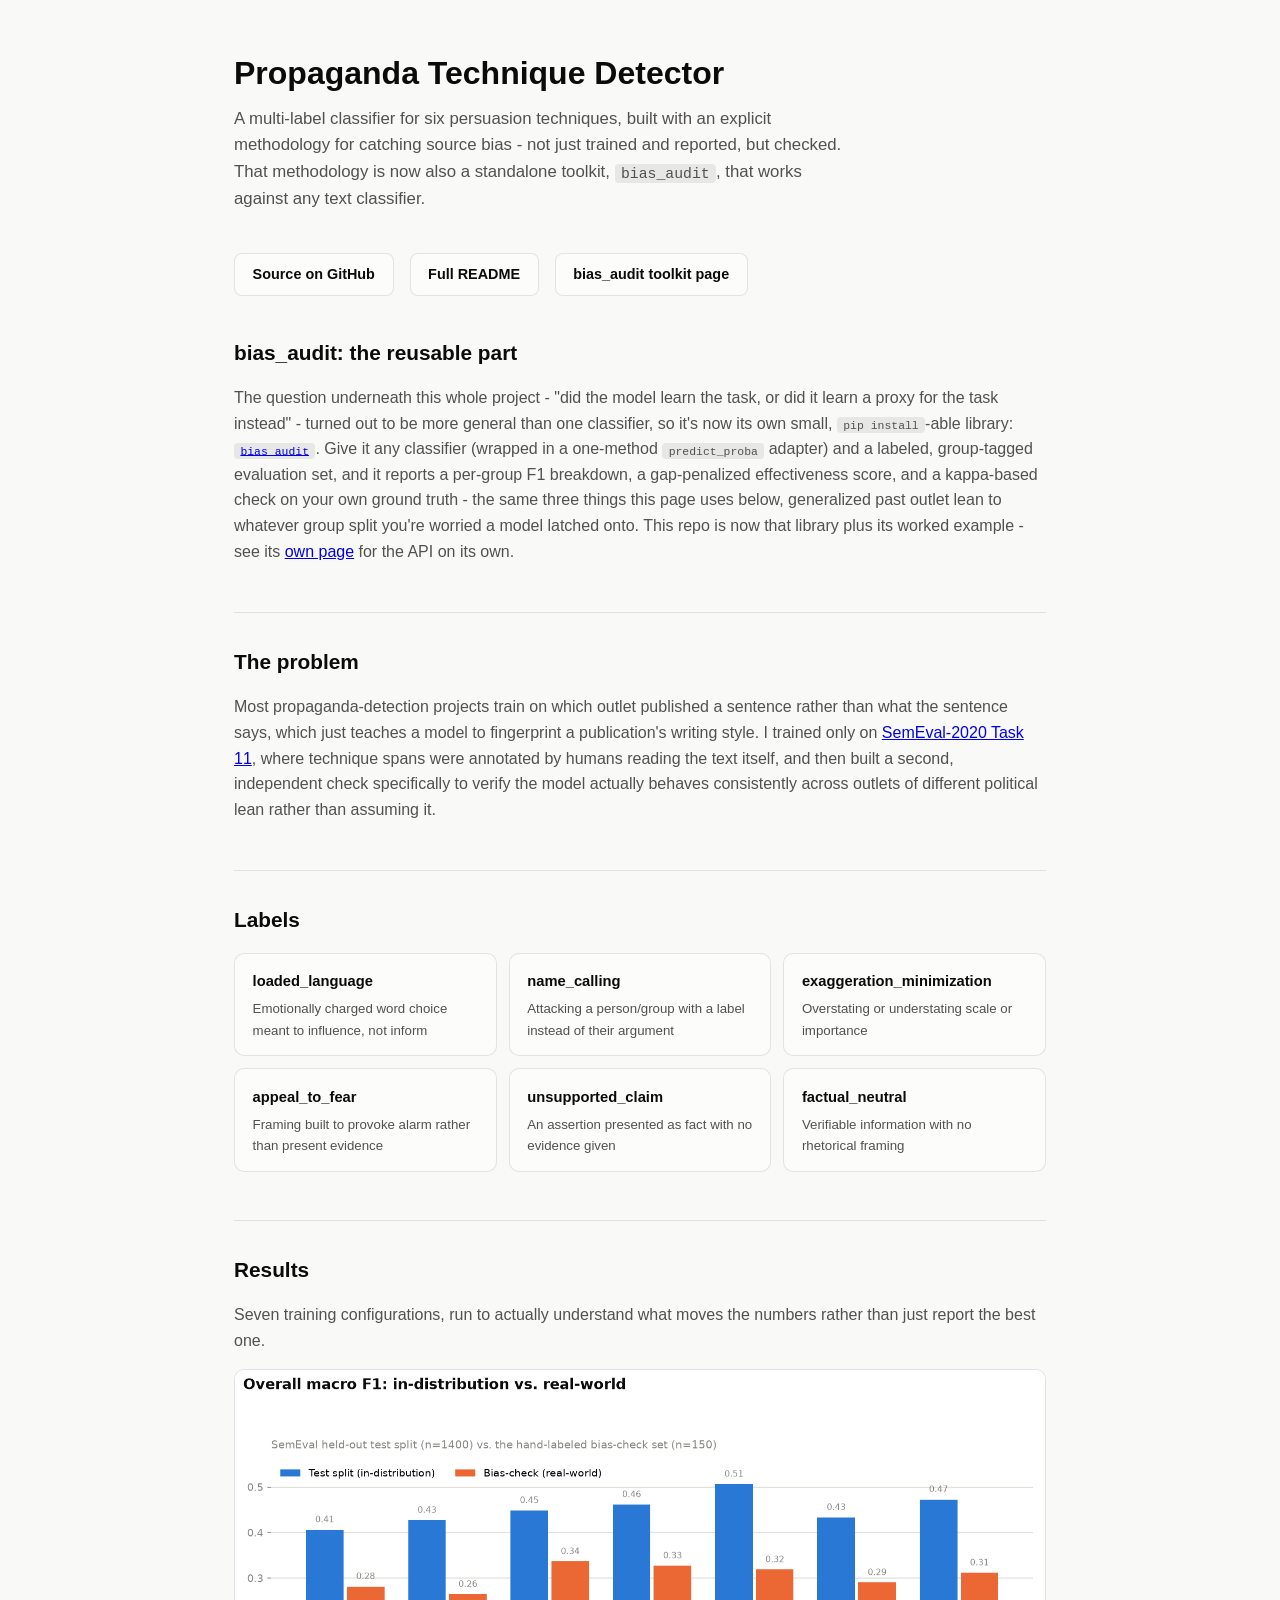
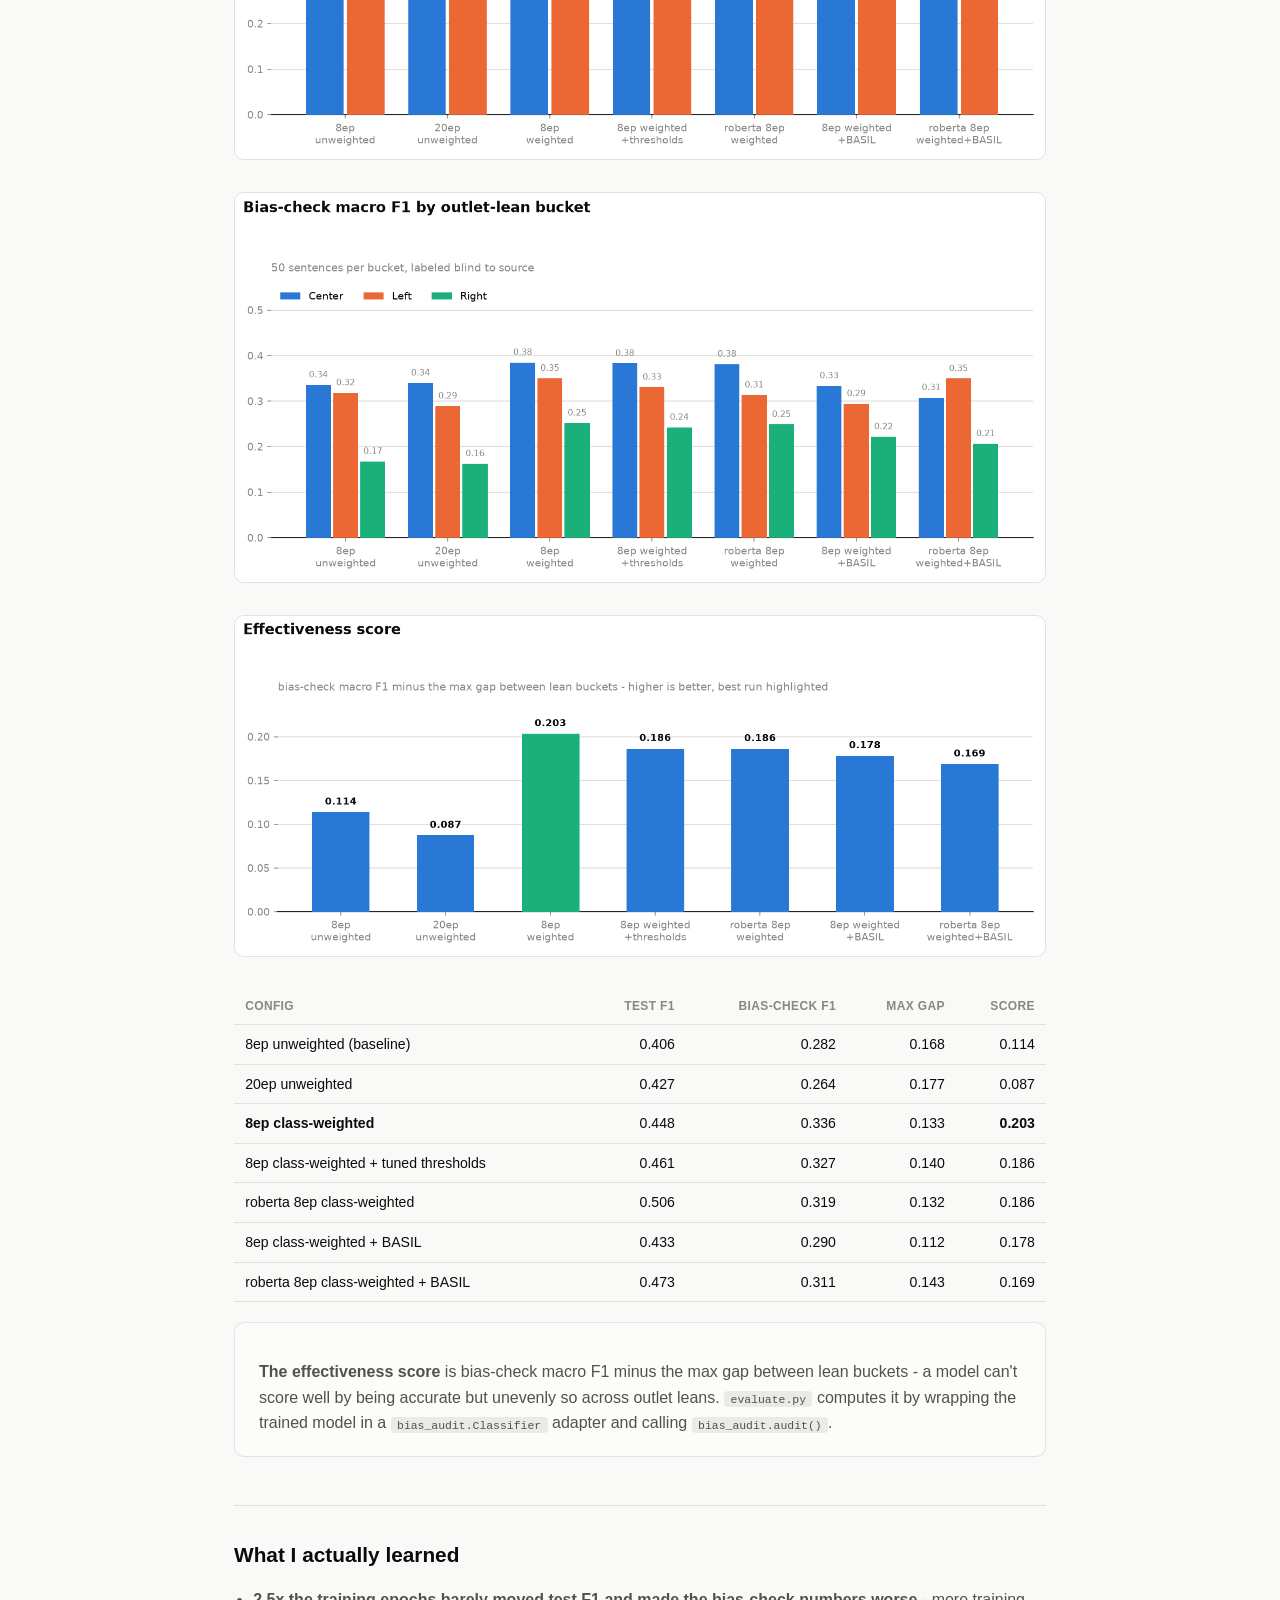
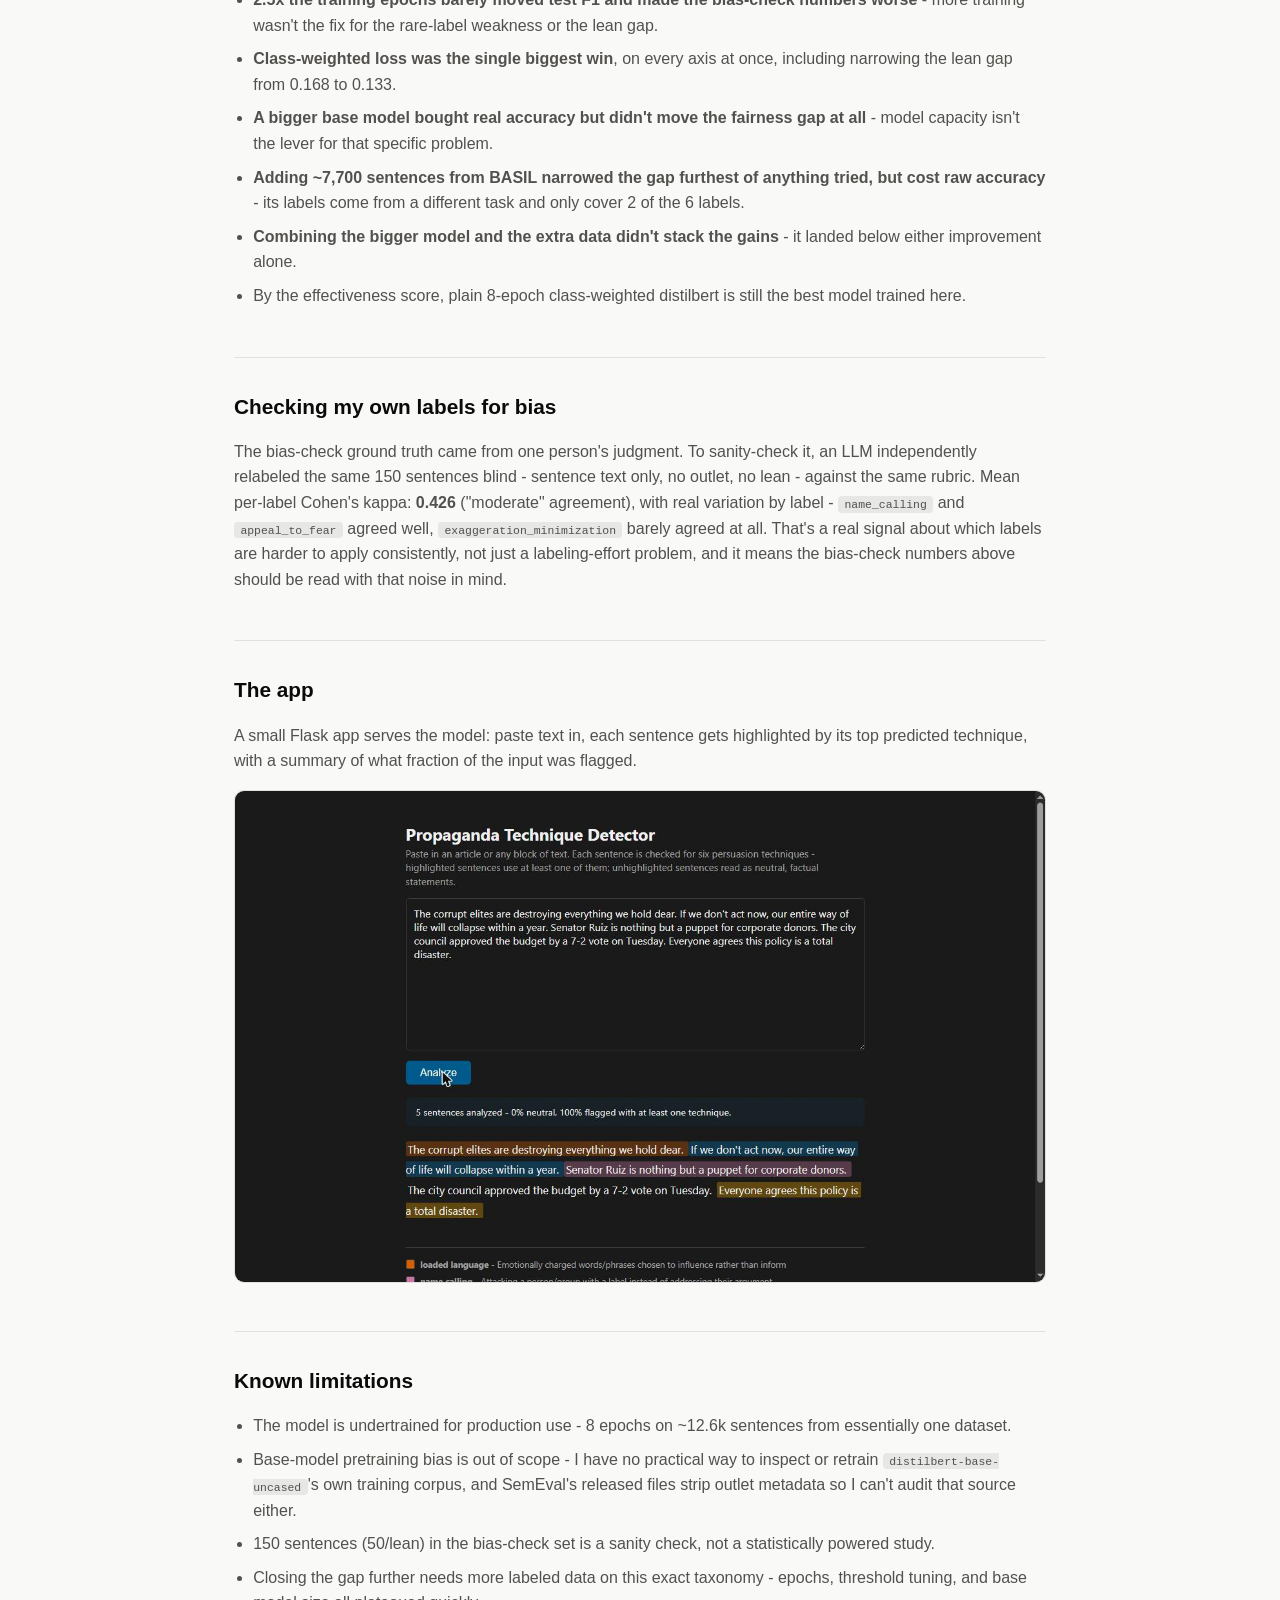
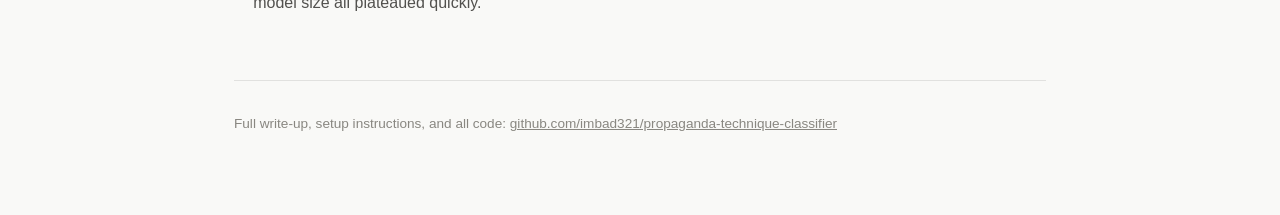
<file: docs/index.html>
<!doctype html>
<html lang="en">
<head>
<meta charset="utf-8">
<meta name="viewport" content="width=device-width, initial-scale=1">
<title>Propaganda Technique Detector</title>
<style>
  :root {
    color-scheme: light;
    --bg: #f9f9f7;
    --surface: #fcfcfb;
    --ink: #0b0b0b;
    --ink-2: #52514e;
    --muted: #898781;
    --border: rgba(11,11,11,0.10);
    --accent: #2a78d6;
    --accent-2: #eb6834;
    --accent-3: #1baf7a;
  }
  @media (prefers-color-scheme: dark) {
    :root {
      color-scheme: dark;
      --bg: #0d0d0d;
      --surface: #1a1a19;
      --ink: #ffffff;
      --ink-2: #c3c2b7;
      --muted: #898781;
      --border: rgba(255,255,255,0.10);
      --accent: #3987e5;
      --accent-2: #d95926;
      --accent-3: #199e70;
    }
  }
  * { box-sizing: border-box; }
  body {
    margin: 0;
    background: var(--bg);
    color: var(--ink);
    font-family: -apple-system, BlinkMacSystemFont, "Segoe UI", sans-serif;
    line-height: 1.6;
  }
  main { max-width: 860px; margin: 0 auto; padding: 3rem 1.5rem 5rem; }
  h1 { font-size: 2rem; margin: 0 0 0.4rem; }
  .tagline { color: var(--ink-2); font-size: 1.05rem; max-width: 620px; margin: 0 0 2.5rem; }
  h2 { font-size: 1.3rem; margin: 3rem 0 1rem; border-top: 1px solid var(--border); padding-top: 2rem; }
  h2:first-of-type { border-top: none; padding-top: 0; margin-top: 2rem; }
  p { color: var(--ink-2); }
  .links { display: flex; gap: 1rem; margin-bottom: 2.5rem; flex-wrap: wrap; }
  .links a {
    display: inline-flex; align-items: center; gap: 0.4rem;
    padding: 0.55rem 1.1rem; border-radius: 8px;
    background: var(--surface); border: 1px solid var(--border);
    color: var(--ink); text-decoration: none; font-size: 0.9rem; font-weight: 600;
  }
  .links a:hover { border-color: var(--accent); }
  table { width: 100%; border-collapse: collapse; font-size: 0.88rem; margin: 1rem 0; }
  th, td { text-align: left; padding: 0.5rem 0.7rem; border-bottom: 1px solid var(--border); }
  th { color: var(--muted); font-size: 0.75rem; text-transform: uppercase; letter-spacing: 0.03em; }
  td:not(:first-child), th:not(:first-child) { text-align: right; font-variant-numeric: tabular-nums; }
  code {
    background: rgba(127,127,127,0.15); padding: 0.1rem 0.4rem; border-radius: 4px;
    font-size: 0.88em;
  }
  img { max-width: 100%; border-radius: 10px; border: 1px solid var(--border); margin: 1rem 0 2rem; display: block; }
  .label-grid {
    display: grid; grid-template-columns: repeat(auto-fit, minmax(230px, 1fr));
    gap: 0.75rem; margin: 1rem 0;
  }
  .label-card {
    background: var(--surface); border: 1px solid var(--border); border-radius: 10px;
    padding: 0.9rem 1.1rem;
  }
  .label-card b { font-size: 0.92rem; }
  .label-card p { margin: 0.3rem 0 0; font-size: 0.83rem; }
  .callout {
    background: var(--surface); border: 1px solid var(--border); border-radius: 10px;
    padding: 1.25rem 1.5rem; margin: 1.25rem 0;
  }
  .callout p:last-child { margin-bottom: 0; }
  ul { color: var(--ink-2); padding-left: 1.2rem; }
  li { margin-bottom: 0.5rem; }
  footer { margin-top: 4rem; padding-top: 2rem; border-top: 1px solid var(--border); color: var(--muted); font-size: 0.85rem; }
</style>
</head>
<body>
<main>
  <h1>Propaganda Technique Detector</h1>
  <p class="tagline">
    A multi-label classifier for six persuasion techniques, built with an explicit
    methodology for catching source bias - not just trained and reported, but
    checked. That methodology is now also a standalone toolkit,
    <code>bias_audit</code>, that works against any text classifier.
  </p>

  <div class="links">
    <a href="https://github.com/imbad321/propaganda-technique-classifier">Source on GitHub</a>
    <a href="https://github.com/imbad321/propaganda-technique-classifier#readme">Full README</a>
    <a href="bias-audit/">bias_audit toolkit page</a>
  </div>

  <h2>bias_audit: the reusable part</h2>
  <p>
    The question underneath this whole project - "did the model learn the task, or
    did it learn a proxy for the task instead" - turned out to be more general than
    one classifier, so it's now its own small, <code>pip install</code>-able library:
    <a href="bias-audit/"><code>bias_audit</code></a>. Give it any classifier
    (wrapped in a one-method <code>predict_proba</code> adapter) and a labeled,
    group-tagged evaluation set, and it reports a per-group F1 breakdown, a
    gap-penalized effectiveness score, and a kappa-based check on your own ground
    truth - the same three things this page uses below, generalized past outlet lean
    to whatever group split you're worried a model latched onto. This repo is now
    that library plus its worked example - see its <a href="bias-audit/">own
    page</a> for the API on its own.
  </p>

  <h2>The problem</h2>
  <p>
    Most propaganda-detection projects train on which outlet published a sentence
    rather than what the sentence says, which just teaches a model to fingerprint a
    publication's writing style. I trained only on
    <a href="https://zenodo.org/records/3952415">SemEval-2020 Task 11</a>, where
    technique spans were annotated by humans reading the text itself, and then built
    a second, independent check specifically to verify the model actually behaves
    consistently across outlets of different political lean rather than assuming it.
  </p>

  <h2>Labels</h2>
  <div class="label-grid">
    <div class="label-card"><b>loaded_language</b><p>Emotionally charged word choice meant to influence, not inform</p></div>
    <div class="label-card"><b>name_calling</b><p>Attacking a person/group with a label instead of their argument</p></div>
    <div class="label-card"><b>exaggeration_minimization</b><p>Overstating or understating scale or importance</p></div>
    <div class="label-card"><b>appeal_to_fear</b><p>Framing built to provoke alarm rather than present evidence</p></div>
    <div class="label-card"><b>unsupported_claim</b><p>An assertion presented as fact with no evidence given</p></div>
    <div class="label-card"><b>factual_neutral</b><p>Verifiable information with no rhetorical framing</p></div>
  </div>

  <h2>Results</h2>
  <p>Seven training configurations, run to actually understand what moves the numbers rather than just report the best one.</p>

  <img src="images/overall_f1.png" alt="Overall macro F1 across all seven configs">
  <img src="images/per_lean_f1.png" alt="Bias-check macro F1 per outlet-lean bucket">
  <img src="images/effectiveness_score.png" alt="Effectiveness score across all seven configs">

  <table>
    <thead><tr><th>Config</th><th>Test F1</th><th>Bias-check F1</th><th>Max gap</th><th>Score</th></tr></thead>
    <tbody>
      <tr><td>8ep unweighted (baseline)</td><td>0.406</td><td>0.282</td><td>0.168</td><td>0.114</td></tr>
      <tr><td>20ep unweighted</td><td>0.427</td><td>0.264</td><td>0.177</td><td>0.087</td></tr>
      <tr><td><b>8ep class-weighted</b></td><td>0.448</td><td>0.336</td><td>0.133</td><td><b>0.203</b></td></tr>
      <tr><td>8ep class-weighted + tuned thresholds</td><td>0.461</td><td>0.327</td><td>0.140</td><td>0.186</td></tr>
      <tr><td>roberta 8ep class-weighted</td><td>0.506</td><td>0.319</td><td>0.132</td><td>0.186</td></tr>
      <tr><td>8ep class-weighted + BASIL</td><td>0.433</td><td>0.290</td><td>0.112</td><td>0.178</td></tr>
      <tr><td>roberta 8ep class-weighted + BASIL</td><td>0.473</td><td>0.311</td><td>0.143</td><td>0.169</td></tr>
    </tbody>
  </table>

  <div class="callout">
    <p><b>The effectiveness score</b> is bias-check macro F1 minus the max gap between
    lean buckets - a model can't score well by being accurate but unevenly so across
    outlet leans. <code>evaluate.py</code> computes it by wrapping the trained model
    in a <code>bias_audit.Classifier</code> adapter and calling
    <code>bias_audit.audit()</code>.</p>
  </div>

  <h2>What I actually learned</h2>
  <ul>
    <li><b>2.5x the training epochs barely moved test F1 and made the bias-check numbers worse</b> - more training wasn't the fix for the rare-label weakness or the lean gap.</li>
    <li><b>Class-weighted loss was the single biggest win</b>, on every axis at once, including narrowing the lean gap from 0.168 to 0.133.</li>
    <li><b>A bigger base model bought real accuracy but didn't move the fairness gap at all</b> - model capacity isn't the lever for that specific problem.</li>
    <li><b>Adding ~7,700 sentences from BASIL narrowed the gap furthest of anything tried, but cost raw accuracy</b> - its labels come from a different task and only cover 2 of the 6 labels.</li>
    <li><b>Combining the bigger model and the extra data didn't stack the gains</b> - it landed below either improvement alone.</li>
    <li>By the effectiveness score, plain 8-epoch class-weighted distilbert is still the best model trained here.</li>
  </ul>

  <h2>Checking my own labels for bias</h2>
  <p>
    The bias-check ground truth came from one person's judgment. To sanity-check it,
    an LLM independently relabeled the same 150 sentences blind - sentence text only,
    no outlet, no lean - against the same rubric. Mean per-label Cohen's kappa:
    <b>0.426</b> ("moderate" agreement), with real variation by label -
    <code>name_calling</code> and <code>appeal_to_fear</code> agreed well,
    <code>exaggeration_minimization</code> barely agreed at all. That's a real signal
    about which labels are harder to apply consistently, not just a labeling-effort
    problem, and it means the bias-check numbers above should be read with that noise
    in mind.
  </p>

  <h2>The app</h2>
  <p>
    A small Flask app serves the model: paste text in, each sentence gets
    highlighted by its top predicted technique, with a summary of what fraction of
    the input was flagged.
  </p>
  <img src="images/app_screenshot.jpg" alt="Propaganda Technique Detector app: pasted text with sentences color-coded by predicted technique, and a summary line reading &quot;5 sentences analyzed - 0% neutral, 100% flagged with at least one technique.&quot;">

  <h2>Known limitations</h2>
  <ul>
    <li>The model is undertrained for production use - 8 epochs on ~12.6k sentences from essentially one dataset.</li>
    <li>Base-model pretraining bias is out of scope - I have no practical way to inspect or retrain <code>distilbert-base-uncased</code>'s own training corpus, and SemEval's released files strip outlet metadata so I can't audit that source either.</li>
    <li>150 sentences (50/lean) in the bias-check set is a sanity check, not a statistically powered study.</li>
    <li>Closing the gap further needs more labeled data on this exact taxonomy - epochs, threshold tuning, and base model size all plateaued quickly.</li>
  </ul>

  <footer>
    Full write-up, setup instructions, and all code: <a href="https://github.com/imbad321/propaganda-technique-classifier" style="color:inherit">github.com/imbad321/propaganda-technique-classifier</a>
  </footer>
</main>
</body>
</html>
</file>
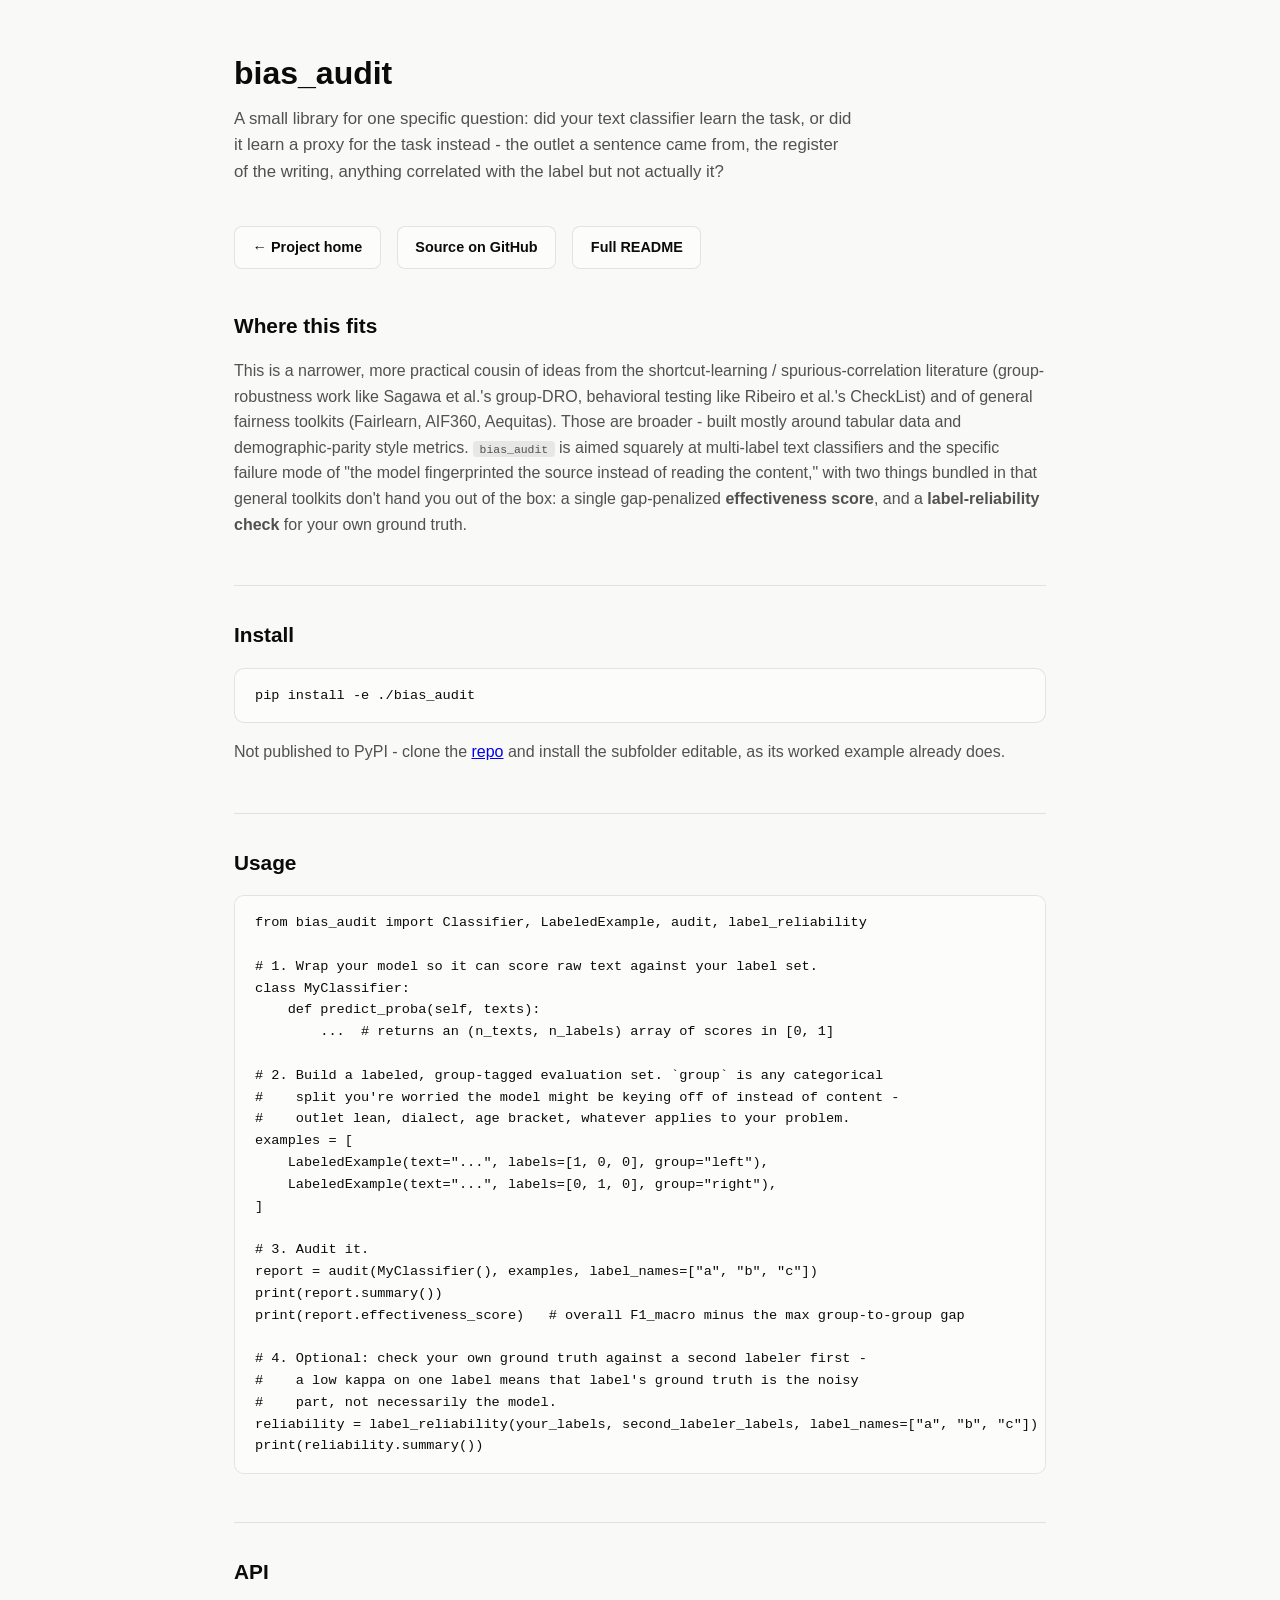
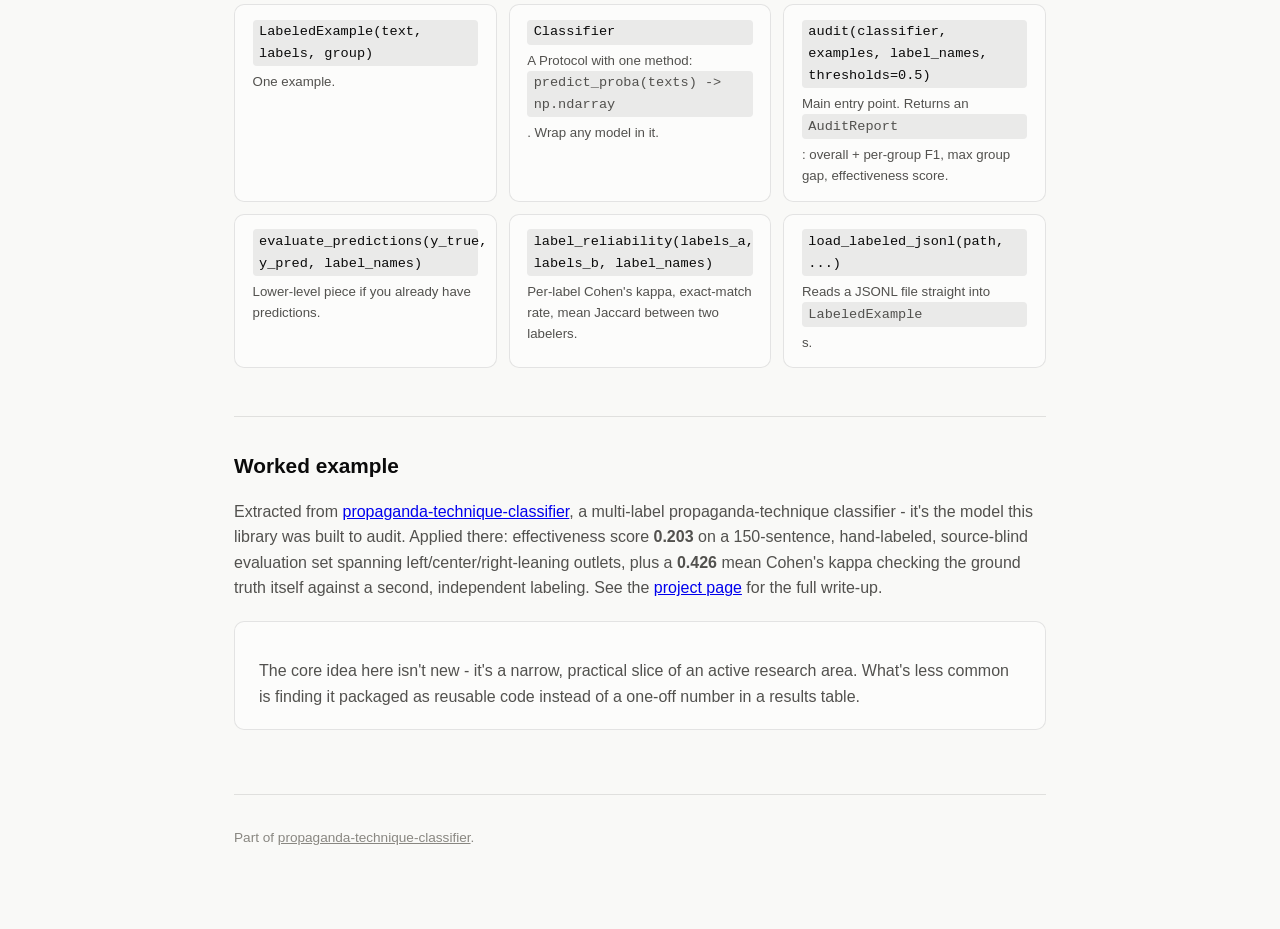
<file: docs/bias-audit/index.html>
<!doctype html>
<html lang="en">
<head>
<meta charset="utf-8">
<meta name="viewport" content="width=device-width, initial-scale=1">
<title>bias_audit</title>
<style>
  :root {
    color-scheme: light;
    --bg: #f9f9f7;
    --surface: #fcfcfb;
    --ink: #0b0b0b;
    --ink-2: #52514e;
    --muted: #898781;
    --border: rgba(11,11,11,0.10);
    --accent: #2a78d6;
    --accent-2: #eb6834;
    --accent-3: #1baf7a;
  }
  @media (prefers-color-scheme: dark) {
    :root {
      color-scheme: dark;
      --bg: #0d0d0d;
      --surface: #1a1a19;
      --ink: #ffffff;
      --ink-2: #c3c2b7;
      --muted: #898781;
      --border: rgba(255,255,255,0.10);
      --accent: #3987e5;
      --accent-2: #d95926;
      --accent-3: #199e70;
    }
  }
  * { box-sizing: border-box; }
  body {
    margin: 0;
    background: var(--bg);
    color: var(--ink);
    font-family: -apple-system, BlinkMacSystemFont, "Segoe UI", sans-serif;
    line-height: 1.6;
  }
  main { max-width: 860px; margin: 0 auto; padding: 3rem 1.5rem 5rem; }
  h1 { font-size: 2rem; margin: 0 0 0.4rem; }
  .tagline { color: var(--ink-2); font-size: 1.05rem; max-width: 620px; margin: 0 0 2.5rem; }
  h2 { font-size: 1.3rem; margin: 3rem 0 1rem; border-top: 1px solid var(--border); padding-top: 2rem; }
  h2:first-of-type { border-top: none; padding-top: 0; margin-top: 2rem; }
  p { color: var(--ink-2); }
  .links { display: flex; gap: 1rem; margin-bottom: 2.5rem; flex-wrap: wrap; }
  .links a {
    display: inline-flex; align-items: center; gap: 0.4rem;
    padding: 0.55rem 1.1rem; border-radius: 8px;
    background: var(--surface); border: 1px solid var(--border);
    color: var(--ink); text-decoration: none; font-size: 0.9rem; font-weight: 600;
  }
  .links a:hover { border-color: var(--accent); }
  code {
    background: rgba(127,127,127,0.15); padding: 0.1rem 0.4rem; border-radius: 4px;
    font-size: 0.88em;
  }
  pre {
    background: var(--surface); border: 1px solid var(--border); border-radius: 10px;
    padding: 1rem 1.25rem; overflow-x: auto; margin: 1rem 0;
  }
  pre code { background: none; padding: 0; font-size: 0.85rem; color: var(--ink); }
  .callout {
    background: var(--surface); border: 1px solid var(--border); border-radius: 10px;
    padding: 1.25rem 1.5rem; margin: 1.25rem 0;
  }
  .callout p:last-child { margin-bottom: 0; }
  .api-grid {
    display: grid; grid-template-columns: repeat(auto-fit, minmax(260px, 1fr));
    gap: 0.75rem; margin: 1rem 0;
  }
  .api-card {
    background: var(--surface); border: 1px solid var(--border); border-radius: 10px;
    padding: 0.9rem 1.1rem;
  }
  .api-card code { display: block; margin-bottom: 0.3rem; font-size: 0.85rem; }
  .api-card p { margin: 0; font-size: 0.83rem; }
  ul { color: var(--ink-2); padding-left: 1.2rem; }
  li { margin-bottom: 0.5rem; }
  footer { margin-top: 4rem; padding-top: 2rem; border-top: 1px solid var(--border); color: var(--muted); font-size: 0.85rem; }
</style>
</head>
<body>
<main>
  <h1>bias_audit</h1>
  <p class="tagline">
    A small library for one specific question: did your text classifier learn the
    task, or did it learn a proxy for the task instead - the outlet a sentence came
    from, the register of the writing, anything correlated with the label but not
    actually it?
  </p>

  <div class="links">
    <a href="../">&larr; Project home</a>
    <a href="https://github.com/imbad321/propaganda-technique-classifier/tree/main/bias_audit">Source on GitHub</a>
    <a href="https://github.com/imbad321/propaganda-technique-classifier/blob/main/bias_audit/README.md">Full README</a>
  </div>

  <h2>Where this fits</h2>
  <p>
    This is a narrower, more practical cousin of ideas from the shortcut-learning /
    spurious-correlation literature (group-robustness work like Sagawa et al.'s
    group-DRO, behavioral testing like Ribeiro et al.'s CheckList) and of general
    fairness toolkits (Fairlearn, AIF360, Aequitas). Those are broader - built mostly
    around tabular data and demographic-parity style metrics. <code>bias_audit</code>
    is aimed squarely at multi-label text classifiers and the specific failure mode of
    "the model fingerprinted the source instead of reading the content," with two
    things bundled in that general toolkits don't hand you out of the box: a single
    gap-penalized <b>effectiveness score</b>, and a <b>label-reliability check</b> for
    your own ground truth.
  </p>

  <h2>Install</h2>
  <pre><code>pip install -e ./bias_audit</code></pre>
  <p>Not published to PyPI - clone the <a href="https://github.com/imbad321/propaganda-technique-classifier">repo</a> and install the subfolder editable, as its worked example already does.</p>

  <h2>Usage</h2>
  <pre><code>from bias_audit import Classifier, LabeledExample, audit, label_reliability

# 1. Wrap your model so it can score raw text against your label set.
class MyClassifier:
    def predict_proba(self, texts):
        ...  # returns an (n_texts, n_labels) array of scores in [0, 1]

# 2. Build a labeled, group-tagged evaluation set. `group` is any categorical
#    split you're worried the model might be keying off of instead of content -
#    outlet lean, dialect, age bracket, whatever applies to your problem.
examples = [
    LabeledExample(text="...", labels=[1, 0, 0], group="left"),
    LabeledExample(text="...", labels=[0, 1, 0], group="right"),
]

# 3. Audit it.
report = audit(MyClassifier(), examples, label_names=["a", "b", "c"])
print(report.summary())
print(report.effectiveness_score)   # overall F1_macro minus the max group-to-group gap

# 4. Optional: check your own ground truth against a second labeler first -
#    a low kappa on one label means that label's ground truth is the noisy
#    part, not necessarily the model.
reliability = label_reliability(your_labels, second_labeler_labels, label_names=["a", "b", "c"])
print(reliability.summary())</code></pre>

  <h2>API</h2>
  <div class="api-grid">
    <div class="api-card"><code>LabeledExample(text, labels, group)</code><p>One example.</p></div>
    <div class="api-card"><code>Classifier</code><p>A Protocol with one method: <code>predict_proba(texts) -&gt; np.ndarray</code>. Wrap any model in it.</p></div>
    <div class="api-card"><code>audit(classifier, examples, label_names, thresholds=0.5)</code><p>Main entry point. Returns an <code>AuditReport</code>: overall + per-group F1, max group gap, effectiveness score.</p></div>
    <div class="api-card"><code>evaluate_predictions(y_true, y_pred, label_names)</code><p>Lower-level piece if you already have predictions.</p></div>
    <div class="api-card"><code>label_reliability(labels_a, labels_b, label_names)</code><p>Per-label Cohen's kappa, exact-match rate, mean Jaccard between two labelers.</p></div>
    <div class="api-card"><code>load_labeled_jsonl(path, ...)</code><p>Reads a JSONL file straight into <code>LabeledExample</code>s.</p></div>
  </div>

  <h2>Worked example</h2>
  <p>
    Extracted from <a href="https://github.com/imbad321/propaganda-technique-classifier">propaganda-technique-classifier</a>,
    a multi-label propaganda-technique classifier - it's the model this library was
    built to audit. Applied there: effectiveness score <b>0.203</b> on a 150-sentence,
    hand-labeled, source-blind evaluation set spanning left/center/right-leaning
    outlets, plus a <b>0.426</b> mean Cohen's kappa checking the ground truth itself
    against a second, independent labeling. See the
    <a href="../">project page</a> for the full write-up.
  </p>

  <div class="callout">
    <p>The core idea here isn't new - it's a narrow, practical slice of an active
    research area. What's less common is finding it packaged as reusable code instead
    of a one-off number in a results table.</p>
  </div>

  <footer>
    Part of <a href="https://github.com/imbad321/propaganda-technique-classifier" style="color:inherit">propaganda-technique-classifier</a>.
  </footer>
</main>
</body>
</html>
</file>
